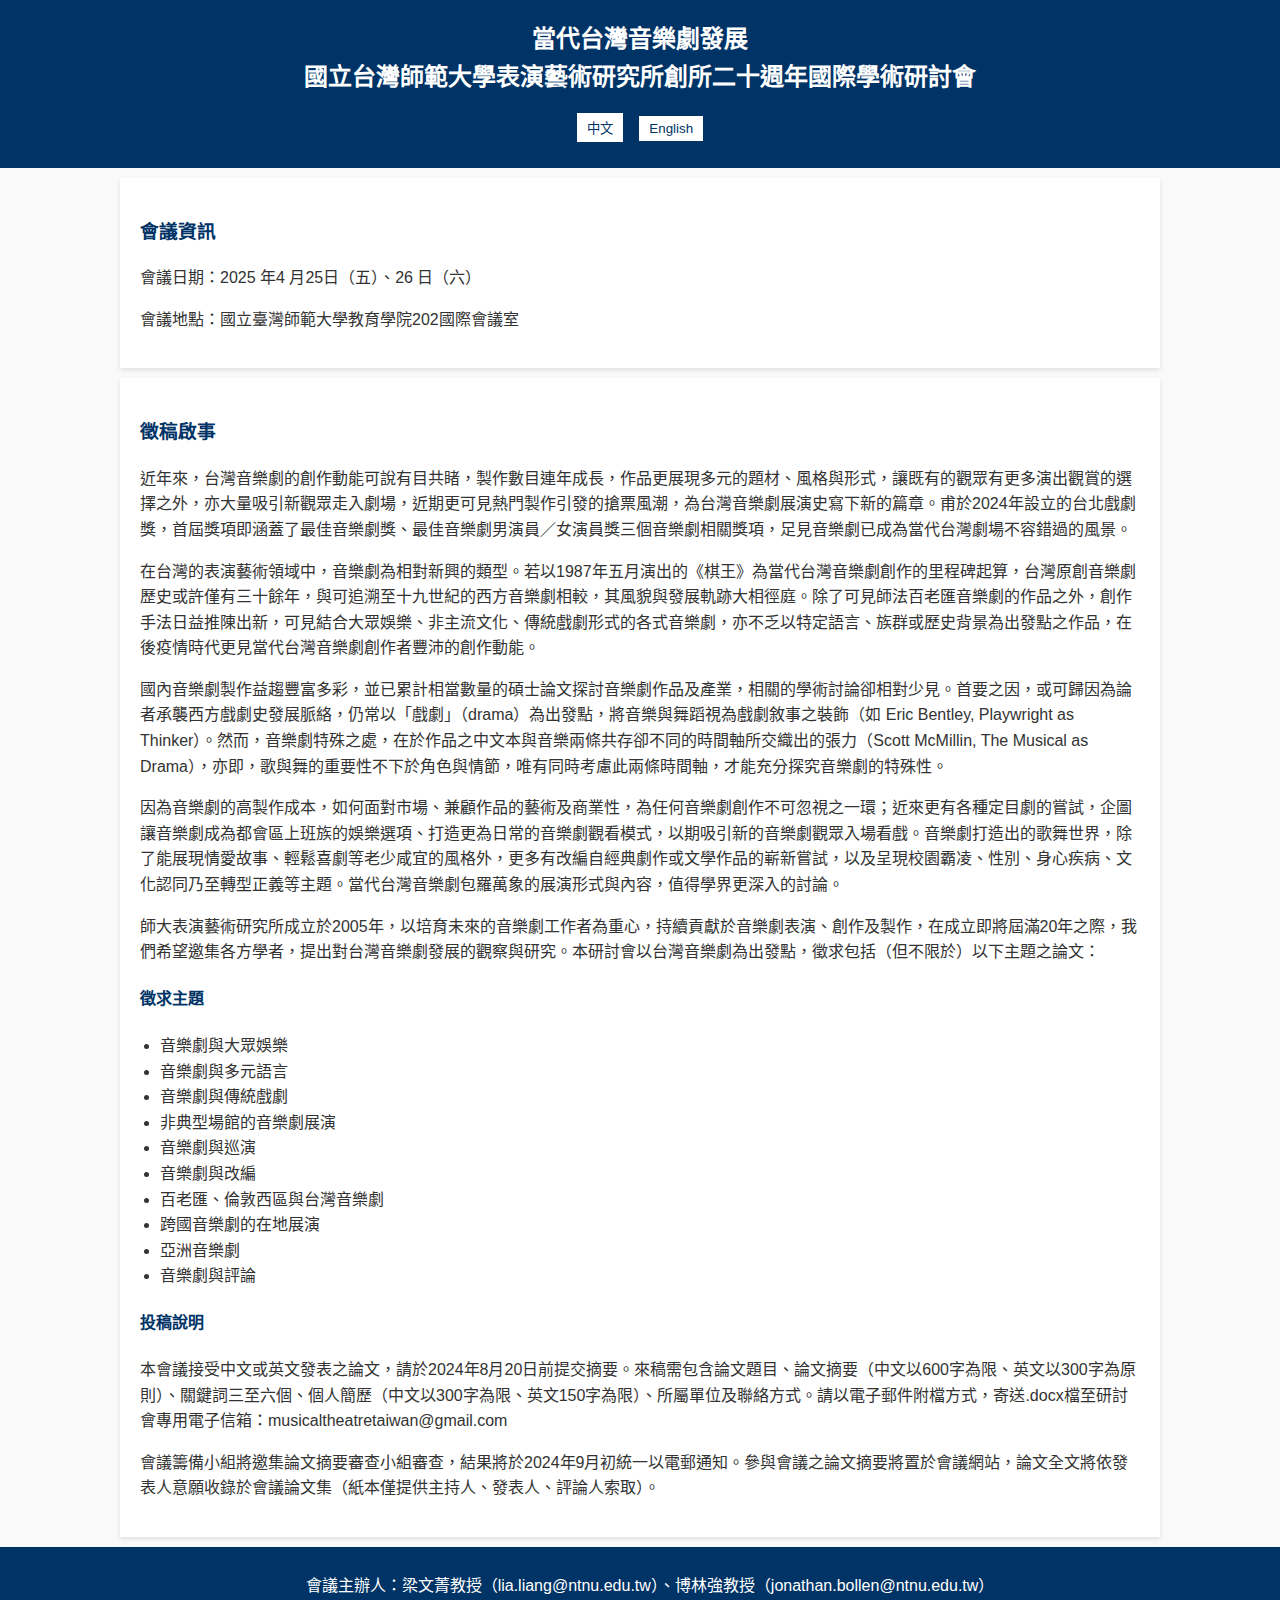
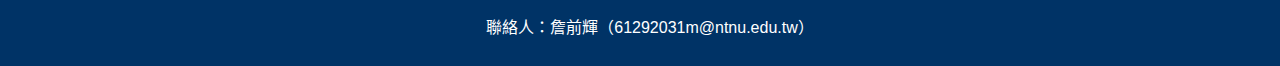
<file: index/index.html>
<!DOCTYPE html>
<html lang="zh-TW">
<head>
    <meta charset="UTF-8">
    <meta name="viewport" content="width=device-width, initial-scale=1.0">
    <title>當代台灣音樂劇發展 - 徵稿啟事</title>
    <link rel="stylesheet" href="styles.css">
</head>
<body>
    <header>
        <h1 class="lang" lang="zh-TW">當代台灣音樂劇發展</h1>
        <h1 class="lang" lang="en">Musical Theatre in Contemporary Taiwan</h1>
        <h2 class="lang" lang="zh-TW">國立台灣師範大學表演藝術研究所創所二十週年國際學術研討會</h2>
        <h2 class="lang" lang="en">An International Conference for the Twentieth Anniversary of the Graduate Institute of Performing Arts at National Taiwan Normal University</h2>
        <div class="language-toggle">
            <button id="zh-TW-btn">中文</button>
            <button id="en-btn">English</button>
        </div>
    </header>
    <section id="conference-info">
        <h3 class="lang" lang="zh-TW">會議資訊</h3>
        <h3 class="lang" lang="en">Conference Information</h3>
        <p class="lang" lang="zh-TW">會議日期：2025 年4 月25日（五）、26 日（六）</p>
        <p class="lang" lang="en">Conference dates: Friday 25 and Saturday 26 April 2025</p>
        <p class="lang" lang="zh-TW">會議地點：國立臺灣師範大學教育學院202國際會議室</p>
        <p class="lang" lang="en">Conference venue: National Taiwan Normal University, College of Education, International Conference Room 202, Heping East Road, Da’an District, Taipei.</p>
    </section>
    <section id="call-for-papers">
        <h3 class="lang" lang="zh-TW">徵稿啟事</h3>
        <h3 class="lang" lang="en">Call for Papers</h3>
        <p class="lang" lang="zh-TW">近年來，台灣音樂劇的創作動能可說有目共睹，製作數目連年成長，作品更展現多元的題材、風格與形式，讓既有的觀眾有更多演出觀賞的選擇之外，亦大量吸引新觀眾走入劇場，近期更可見熱門製作引發的搶票風潮，為台灣音樂劇展演史寫下新的篇章。甫於2024年設立的台北戲劇獎，首屆獎項即涵蓋了最佳音樂劇獎、最佳音樂劇男演員／女演員獎三個音樂劇相關獎項，足見音樂劇已成為當代台灣劇場不容錯過的風景。</p>
        <p class="lang" lang="zh-TW">在台灣的表演藝術領域中，音樂劇為相對新興的類型。若以1987年五月演出的《棋王》為當代台灣音樂劇創作的里程碑起算，台灣原創音樂劇歷史或許僅有三十餘年，與可追溯至十九世紀的西方音樂劇相較，其風貌與發展軌跡大相徑庭。除了可見師法百老匯音樂劇的作品之外，創作手法日益推陳出新，可見結合大眾娛樂、非主流文化、傳統戲劇形式的各式音樂劇，亦不乏以特定語言、族群或歷史背景為出發點之作品，在後疫情時代更見當代台灣音樂劇創作者豐沛的創作動能。</p>
        <p class="lang" lang="zh-TW">國內音樂劇製作益趨豐富多彩，並已累計相當數量的碩士論文探討音樂劇作品及產業，相關的學術討論卻相對少見。首要之因，或可歸因為論者承襲西方戲劇史發展脈絡，仍常以「戲劇」（drama）為出發點，將音樂與舞蹈視為戲劇敘事之裝飾（如 Eric Bentley, Playwright as Thinker）。然而，音樂劇特殊之處，在於作品之中文本與音樂兩條共存卻不同的時間軸所交織出的張力（Scott McMillin, The Musical as Drama），亦即，歌與舞的重要性不下於角色與情節，唯有同時考慮此兩條時間軸，才能充分探究音樂劇的特殊性。</p>
        <p class="lang" lang="zh-TW">因為音樂劇的高製作成本，如何面對市場、兼顧作品的藝術及商業性，為任何音樂劇創作不可忽視之一環；近來更有各種定目劇的嘗試，企圖讓音樂劇成為都會區上班族的娛樂選項、打造更為日常的音樂劇觀看模式，以期吸引新的音樂劇觀眾入場看戲。音樂劇打造出的歌舞世界，除了能展現情愛故事、輕鬆喜劇等老少咸宜的風格外，更多有改編自經典劇作或文學作品的嶄新嘗試，以及呈現校園霸凌、性別、身心疾病、文化認同乃至轉型正義等主題。當代台灣音樂劇包羅萬象的展演形式與內容，值得學界更深入的討論。</p>
        <p class="lang" lang="zh-TW">師大表演藝術研究所成立於2005年，以培育未來的音樂劇工作者為重心，持續貢獻於音樂劇表演、創作及製作，在成立即將屆滿20年之際，我們希望邀集各方學者，提出對台灣音樂劇發展的觀察與研究。本研討會以台灣音樂劇為出發點，徵求包括（但不限於）以下主題之論文：</p>
        <p class="lang" lang="en">Over recent years, the production of musical theatre in Taiwan has grown substantially. Theatre companies are presenting musicals in a wide variety of styles, engaging an expanding pool of artists, and broadening the opportunities for spectators to attend live performance. Productions of musical theatre are now attracting spectators in large numbers to venues across Taiwan, with tickets for performances often selling out quickly. A new chapter in Taiwan’s history of musical theatre is being written.</p>
        <p class="lang" lang="en">Among the performing arts in Taiwan, musical theatre may still be considered an emerging genre. The production of King of Chess (棋王) in May 1987 marks an early milestone in the history of musicals created in Taiwan. In comparison with western histories that trace the emergence of musicals from European operetta and American variety in the mid-to-late nineteenth century, the development of musical theatre inTaiwan over the last three decades is distinctive. Alongside musicals produced in the Broadway-style, approaches to creating musicals in Taiwan are constantly evolving. There are works that combine popular entertainments, non-mainstream culture and traditional theatre forms, and there are works that focus on particular languages, ethnic groups or historical sources, reflecting the diversity of the population. Although productions were disrupted during the pandemic years, the creative momentum for many artists involved in musical theatre in Taiwan has now largely recovered and audiences have returned to the theatres.</p>
        <p class="lang" lang="en">Tracing these developments, graduate students have written a considerable number of theses on works of musical theatre and the production industry in Taiwan, although broader scholarly discussion remains relatively rare. Scholars may inherit assumptions from western theatre in focusing on the primacy of drama and treating music and dance as secondary decorations, following Eric Bentley’s Playwright as Thinker. However, the dramaturgy of musicals is found in the tension between the ‘lyric time’ of the songs and the ‘book time’ of the story, as Scott McMillin argues in The Musical as Drama. Accordingly, song and dance are no less significant than character, setting and plot, and so it is only by considering the two ‘orders of time’ that we can fully appreciate the form.</p>
        <p class="lang" lang="en">Given the investment required to bring a musical work to the stage, the relation between artistic ideals and commercial realities the market for musicals must also be addressed. Recent innovations in production with multiple casts, frequent revivals, and serial productions are broadening the audience for musicals and developing new patterns of theatre going among young working adults. The stories presented in Taiwan musicals no longer embrace only romance, comedy and family fun. New musicals are also adapting classic plays and literary works, and confronting contemporary concerns like campus bullying, gender diversity, physical and mental illness, the politics of cultural identity and transformative justice. The expanding forms and diverse contents of musical theatre in contemporary Taiwan deserve in-depth scholarly discussion.</p>
        <p class="lang" lang="en">The Graduate Institute of Performing Arts at National Taiwan Normal University was established in 2005. In cultivating the musical talents of theatre-makers for the future, it continues its contributions to performing, creating and producing musical theatre in Taiwan. To mark our 20th anniversary, we invite artists and scholars from around the world to share their expertise, insights and research. Taking the development of musical theatre in contemporary Taiwan as our point of departure, the conference invites papers that address (but are not limited to) the following topics:</p>
        <h4 class="lang" lang="zh-TW">徵求主題</h4>
        <h4 class="lang" lang="en">Topics of Interest</h4>
        <ul>
            <li class="lang" lang="zh-TW">音樂劇與大眾娛樂</li>
            <li class="lang" lang="en">Musicals and popular entertainment</li>
            <li class="lang" lang="zh-TW">音樂劇與多元語言</li>
            <li class="lang" lang="en">Musicals and linguistic diversity</li>
            <li class="lang" lang="zh-TW">音樂劇與傳統戲劇</li>
            <li class="lang" lang="en">Musicals and traditional theatre</li>
            <li class="lang" lang="zh-TW">非典型場館的音樂劇展演</li>
            <li class="lang" lang="en">Musicals in unconventional venues</li>
            <li class="lang" lang="zh-TW">音樂劇與巡演</li>
            <li class="lang" lang="en">Musicals and touring</li>
            <li class="lang" lang="zh-TW">音樂劇與改編</li>
            <li class="lang" lang="en">Musicals and adaptation</li>
            <li class="lang" lang="zh-TW">百老匯、倫敦西區與台灣音樂劇</li>
            <li class="lang" lang="en">Broadway, West End and musicals in Taiwan</li>
            <li class="lang" lang="zh-TW">跨國音樂劇的在地展演</li>
            <li class="lang" lang="en">Transnational musicals and local productions</li>
            <li class="lang" lang="zh-TW">亞洲音樂劇</li>
            <li class="lang" lang="en">Musicals in Asia</li>
            <li class="lang" lang="zh-TW">音樂劇與評論</li>
            <li class="lang" lang="en">Musicals and criticism</li>
        </ul>
        <h4 class="lang" lang="zh-TW">投稿說明</h4>
        <h4 class="lang" lang="en">Submission Instructions</h4>
        <p class="lang" lang="zh-TW">本會議接受中文或英文發表之論文，請於2024年8月20日前提交摘要。來稿需包含論文題目、論文摘要（中文以600字為限、英文以300字為原則）、關鍵詞三至六個、個人簡歷（中文以300字為限、英文150字為限）、所屬單位及聯絡方式。請以電子郵件附檔方式，寄送.docx檔至研討會專用電子信箱：musicaltheatretaiwan@gmail.com</p>
        <p class="lang" lang="zh-TW">會議籌備小組將邀集論文摘要審查小組審查，結果將於2024年9月初統一以電郵通知。參與會議之論文摘要將置於會議網站，論文全文將依發表人意願收錄於會議論文集（紙本僅提供主持人、發表人、評論人索取）。</p>
        <p class="lang" lang="en">This conference accepts papers in Chinese or English. Please submit the abstract by 20 Aug 2024.The submission should include the title of the paper, the abstract of the paper (up to 600 words in Chinese and 300 words in English), three to six key words, presenter’s biography (up to 300 words in Chinese and 150 words in English), institutional affiliation and contact information. Please send the .docx file to the conference-specific email address: musicaltheatretaiwan@gmail.com as an attachment.</p>
        <p class="lang" lang="en">The conference organising committee will invite the review panel to assess the submitted abstracts and notify the outcomes by email in early September 2024. The abstracts of papers presented at the conference will be published on the conference website. The full text of the paper will be included in the conference proceedings with the presenter’s permission. The conference proceedings will only be made available on request to the host, presenters and discussants.</p>
    </section>
    <footer>
        <p class="lang" lang="zh-TW">會議主辦人：梁文菁教授（lia.liang@ntnu.edu.tw）、博林強教授（jonathan.bollen@ntnu.edu.tw）</p>
        <p class="lang" lang="en">Conference organisers: Lia Liang Wen-Ching (lia.liang@ntnu.edu.tw), Jonathan Bollen (jonathan.bollen@ntnu.edu.tw)</p>
        <p class="lang" lang="zh-TW">聯絡人：詹前輝（61292031m@ntnu.edu.tw）</p>
        <p class="lang" lang="en">Conference contact: James Jan (61292031m@ntnu.edu.tw)</p>
    </footer>
    <script src="scripts.js"></script>
</body>
</html>
</file>
<file: index/styles.css>
body {
    font-family: 'Noto Sans TC', sans-serif;
    line-height: 1.6;
    margin: 0;
    padding: 0;
    background-color: #f9f9f9;
    color: #333;
}

header {
    background-color: #003366;
    color: #fff;
    padding: 20px;
    text-align: center;
}

header h1, header h2 {
    margin: 0;
    font-size: 1.5em;
}

.language-toggle {
    margin-top: 10px;
}

.language-toggle button {
    padding: 5px 10px;
    margin: 5px;
    background-color: #fff;
    color: #003366;
    border: 1px solid #003366;
    cursor: pointer;
}

.language-toggle button:hover {
    background-color: #003366;
    color: #fff;
}

section {
    padding: 20px;
    margin: 10px auto;
    max-width: 1000px;
    background-color: #fff;
    box-shadow: 0 2px 4px rgba(0, 0, 0, 0.1);
}

section h3, section h4 {
    color: #003366;
}

ul {
    list-style-type: disc;
    padding-left: 20px;
}

footer {
    background-color: #003366;
    color: #fff;
    text-align: center;
    padding: 10px;
    position: relative;
    bottom: 0;
    width: 100%;
}

.lang[lang="en"] {
    display: none;
}
</file>
